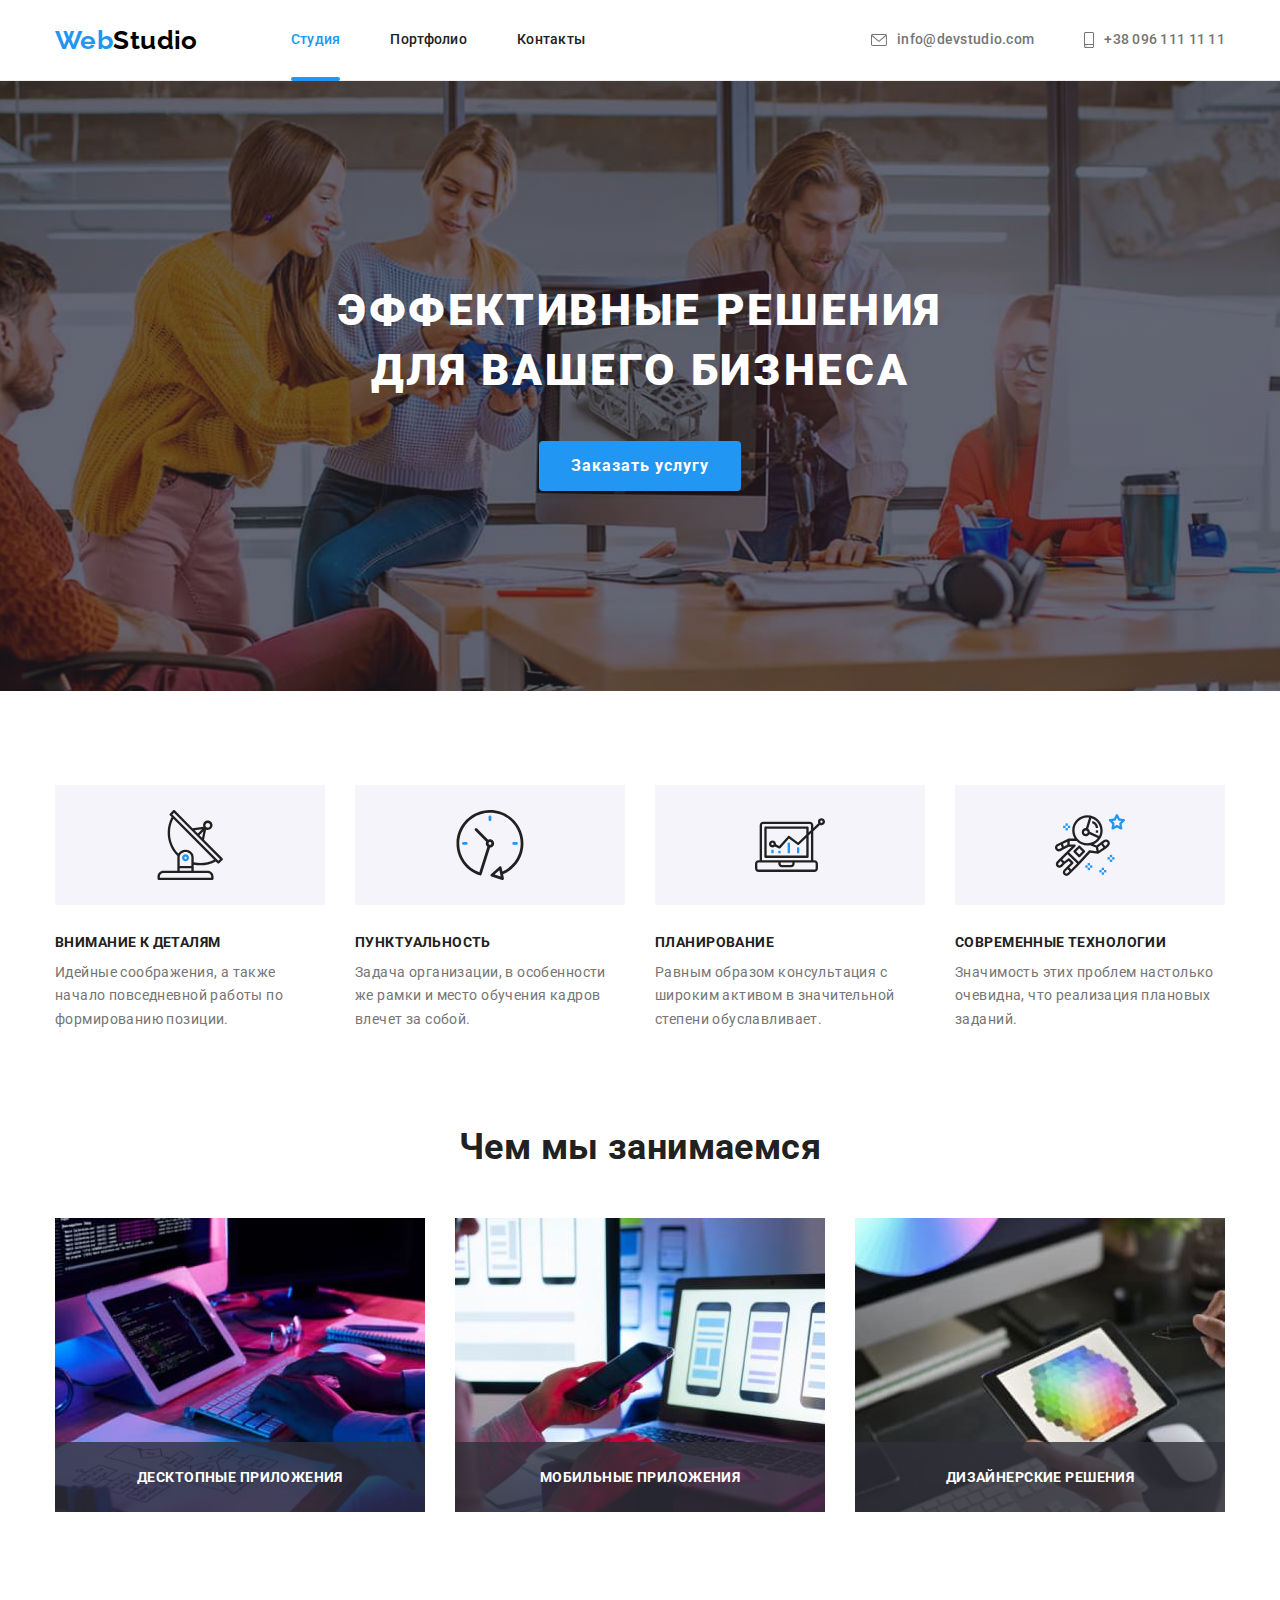
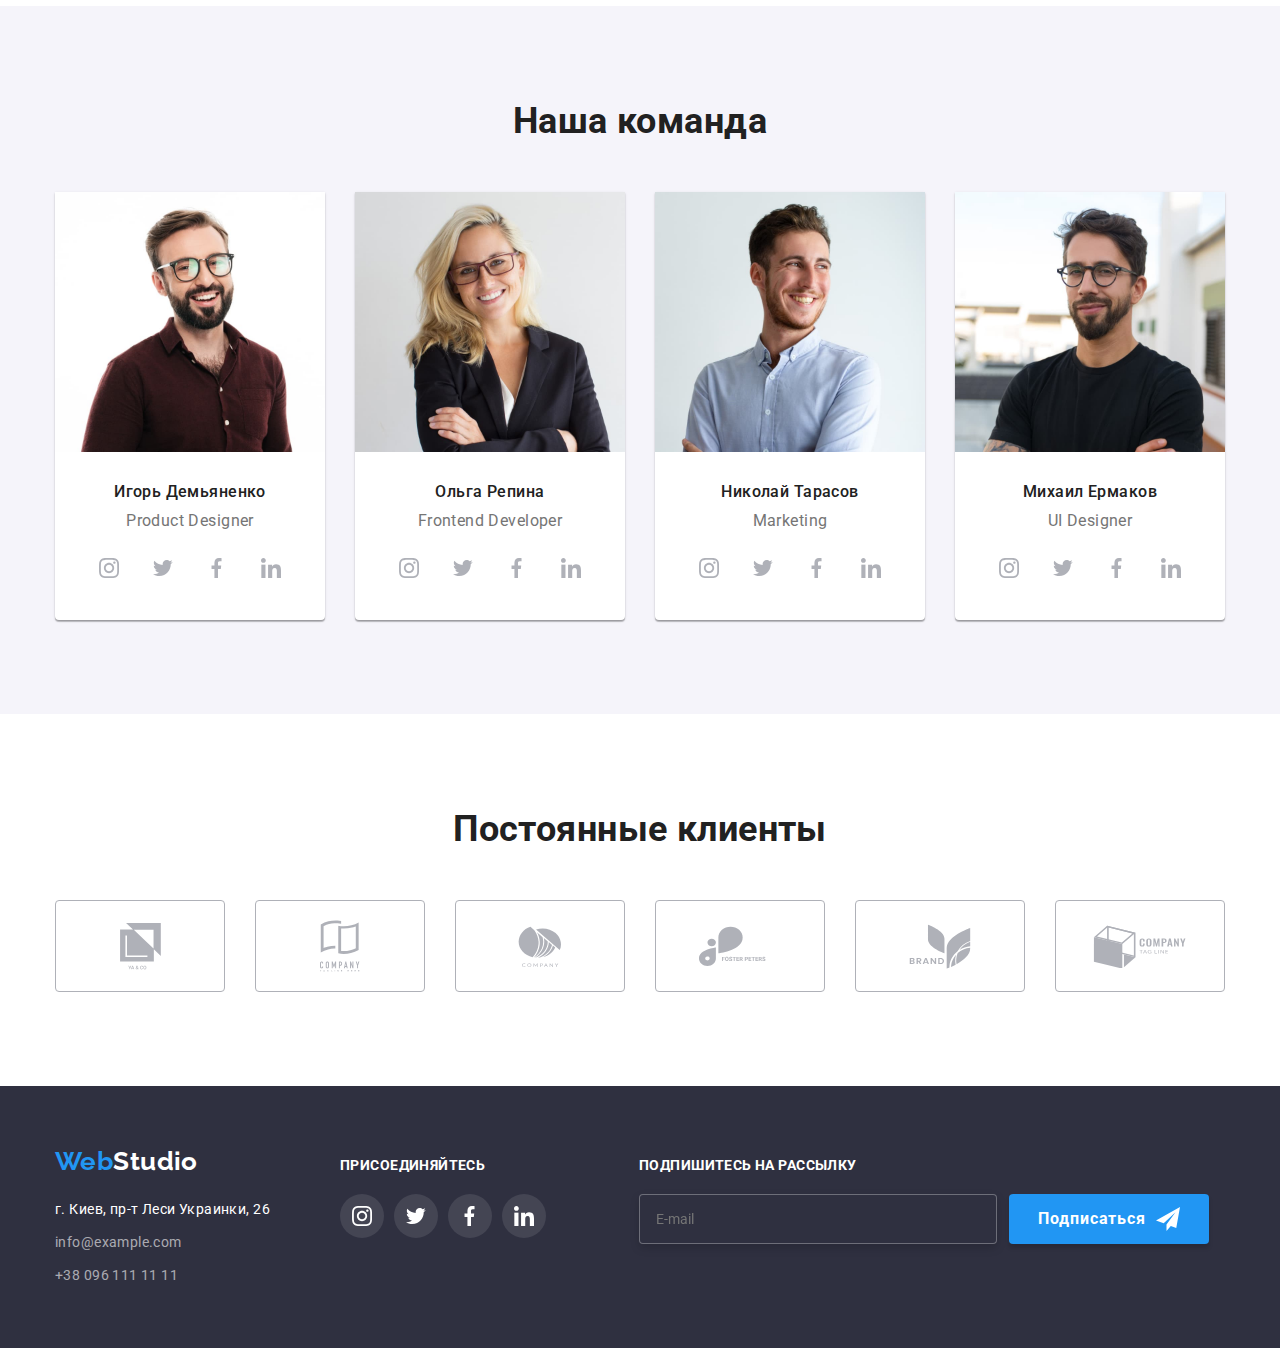
<file: index.html>
<!DOCTYPE html>
<html lang="ru">
  <head>
    <meta charset="UTF-8" />
    <meta http-equiv="X-UA-Compatible" content="IE=edge" />
    <meta name="viewport" content="width=device-width, initial-scale=1.0" />
    <title>WebStudio - главная</title>
    <link
      href="https://fonts.googleapis.com/css2?family=Raleway:wght@700&family=Roboto:wght@400;500;700;900&display=swap"
      rel="stylesheet"
    />
    <link
      rel="stylesheet"
      href="https://cdnjs.cloudflare.com/ajax/libs/modern-normalize/1.1.0/modern-normalize.min.css"
    />
    <link rel="stylesheet" href="./css/main.min.css">
  </head>

  <body>
    <!============== Header / Navigation ===============>
    <header class="header">
      <div class="container header__menu">
        <nav class="page-nav">
          <a href="./index.html" class=" logo logo__box">Web<span class="logo__header">Studio</span></a>
          <ul class="page-nav__list">
            <li class="page-nav__list_wrapper">
              <a href="./index.html" class="page-nav__link page-nav__link_active">Студия</a>
            </li>
            <li><a href="./portfolio.html" class="page-nav__link">Портфолио</a></li>
            <li><a href="#" class="page-nav__link">Контакты</a></li>
          </ul>
        </nav>
        <ul class="contact-header__list contact-header__flex">
          <li>
            <a href="mailto:info@devstudio.com" class="contact-header__link">
              <svg class="contact-header__icon_mail">
                <use href="./images/icon.svg#icon-mail"></use>
              </svg>
              info@devstudio.com</a
            >
          </li>
          <li>
            <a href="tel:+380961111111" class="contact-header__link">
              <svg class="contact-header__icon_phone">
                <use href="./images/icon.svg#icon-smartphone"></use>
              </svg>
              +38 096 111 11 11</a
            >
          </li>
        </ul>
      </div>
    </header>

    <main>
      <!============== Hero =============>
      <section class="hero overlay__hero">
        <div class="container">
          <h1 class="hero__title">Эффективные решения для вашего бизнеса</h1>
          <button type="button" class="hero__button" data-modal-open>Заказать услугу</button>
        </div>
      </section>
      <!========= Benefits =========>
      <section class="benefits">
        <div class="container">
          <h2 class="visually-hidden">Наши приимущества</h2>
          <ul class="benefits__list">
            <li>
              <div class="benefits__icon">
                <svg class="benefits__icon_antena">
                  <use href="./images/icon.svg#icon-antena"></use>
                </svg>
              </div>
              <h3 class="benefits__title">Внимание к деталям</h3>
              <p>
                Идейные соображения, а также начало повседневной работы по формированию позиции.
              </p>
            </li>
            <li>
              <div class="benefits__icon">
                <svg class="benefits__icon_clock"><use href="./images/icon.svg#icon-clock"></use></svg>
              </div>
              <h3 class="benefits__title ">Пунктуальность</h3>
              <p>
                Задача организации, в особенности же рамки и место обучения кадров влечет за собой.
              </p>
            </li>
            <li>
              <div class="benefits__icon">
                <svg class="benefits__icon_diagram"><use href="./images/icon.svg#icon-diagram"></use></svg>
              </div>
              <h3 class="benefits__title">Планирование</h3>
              <p>
                Равным образом консультация с широким активом в значительной степени обуславливает.
              </p>
            </li>
            <li>
              <div class="benefits__icon">
                <svg class="benefits__icon_astronaut"><use href="./images/icon.svg#icon-astronaut"></use></svg>
              </div>
              <h3 class="benefits__title">Современные технологии</h3>
              <p>Значимость этих проблем настолько очевидна, что реализация плановых заданий.</p>
            </li>
          </ul>
        </div>
      </section>
      <!========= About us =========>
      <section class="about">
        <div class="container">
          <h2 class="main-title">Чем мы занимаемся</h2>

          <ul class="about__list">
            <li class="about__wrapper">
              <img src="./images/img.jpg" alt="Набирает текст на клавиатуре" width="370" />
              <div class="about__position">
                <p class="about__text">Десктопные приложения</p>
              </div>
            </li>
            <li class="about__wrapper">
              <img src="./images/img1.jpg" alt="Держит телефон в руке" width="370" />
              <div class="about__position">
                <p class="about__text">Мобильные приложения</p>
              </div>
            </li>
            <li class="about__wrapper">
              <img src="./images/img2.jpg" alt="Держит планшет в руках" width="370" />
              <div class="about__position">
                <p class="about__text">Дизайнерские решения</p>
              </div>
            </li>
          </ul>
        </div>
      </section>
      <!=========== Team =============>
      <section class="team">
        <h2 class="main-title">Наша команда</h2>

        <div class="container">
          <ul class="team__box">
            <li class="team__list">
              <img src="./images/ihor.jpg" alt="Игорь Демьяненко" width="270" />
              <div class="team__card">
                <h3 class="team__title">Игорь Демьяненко</h3>
                <p class="team__text" lang="en">Product Designer</p>
                <ul class="social-box">
                  <li>
                    <a class="social-box__link" href="#">
                      <svg lang="en" aria-label="instagram icon" class="social-box__icon">
                        <use href="./images/icon.svg#icon-instagram"></use>
                      </svg>
                    </a>
                  </li>
                  <li>
                    <a class="social-box__link" href="">
                      <svg lang="en" aria-label="twiter icon" class="social-box__icon">
                        <use href="./images/icon.svg#icon-twiter"></use>
                      </svg>
                    </a>
                  </li>
                  <li>
                    <a class="social-box__link" href="">
                      <svg lang="en" aria-label="facebook icon" class="social-box__icon">
                        <use href="./images/icon.svg#icon-facebook"></use>
                      </svg>
                    </a>
                  </li>
                  <li>
                    <a class="social-box__link" href="">
                      <svg lang="en" aria-label="linkedin icon" class="social-box__icon">
                        <use href="./images/icon.svg#icon-linkedin"></use>
                      </svg>
                    </a>
                  </li>
                </ul>
              </div>
            </li>
            <li class="team__list">
              <img src="./images/olga.jpg" alt="Ольга Репина" width="270" />
              <div class="team__card">
                <h3 class="team__title">Ольга Репина</h3>
                <p class="team__text" lang="en">Frontend Developer</p>
                <ul class="social-box">
                  <li>
                    <a class="social-box__link" href="#">
                      <svg lang="en" aria-label="instagram icon" class="social-box__icon">
                        <use href="./images/icon.svg#icon-instagram"></use>
                      </svg>
                    </a>
                  </li>
                  <li>
                    <a class="social-box__link" href="">
                      <svg lang="en" aria-label="twiter icon" class="social-box__icon">
                        <use href="./images/icon.svg#icon-twiter"></use>
                      </svg>
                    </a>
                  </li>
                  <li>
                    <a class="social-box__link" href="">
                      <svg lang="en" aria-label="facebook icon" class="social-box__icon">
                        <use href="./images/icon.svg#icon-facebook"></use>
                      </svg>
                    </a>
                  </li>
                  <li>
                    <a class="social-box__link" href="">
                      <svg lang="en" aria-label="linkedin icon" class="social-box__icon">
                        <use href="./images/icon.svg#icon-linkedin"></use>
                      </svg>
                    </a>
                  </li>
                </ul>
              </div>
            </li>
            <li class="team__list">
              <img src="./images/nikola.jpg" alt="Николай Тарасов" width="270" />
              <div class="team__card">
                <h3 class="team__title">Николай Тарасов</h3>
                <p class="team__text" lang="en">Marketing</p>
                <ul class="social-box">
                  <li>
                    <a class="social-box__link" href="#">
                      <svg lang="en" aria-label="instagram icon" class="social-box__icon">
                        <use href="./images/icon.svg#icon-instagram"></use>
                      </svg>
                    </a>
                  </li>
                  <li>
                    <a class="social-box__link" href="">
                      <svg lang="en" aria-label="twiter icon" class="social-box__icon">
                        <use href="./images/icon.svg#icon-twiter"></use>
                      </svg>
                    </a>
                  </li>
                  <li>
                    <a class="social-box__link" href="">
                      <svg lang="en" aria-label="facebook icon" class="social-box__icon">
                        <use href="./images/icon.svg#icon-facebook"></use>
                      </svg>
                    </a>
                  </li>
                  <li>
                    <a class="social-box__link" href="">
                      <svg lang="en" aria-label="linkedin icon" class="social-box__icon">
                        <use href="./images/icon.svg#icon-linkedin"></use>
                      </svg>
                    </a>
                  </li>
                </ul>
              </div>
            </li>
            <li class="team__list">
              <img src="./images/mihail.jpg" alt="Михил Ермаков" width="270" />
              <div class="team__card">
                <h3 class="team__title">Михаил Ермаков</h3>
                <p class="team__text" lang="en">UI Designer</p>
                <ul class="social-box">
                  <li>
                    <a class="social-box__link" href="#">
                      <svg lang="en" aria-label="instagram icon" class="social-box__icon">
                        <use href="./images/icon.svg#icon-instagram"></use>
                      </svg>
                    </a>
                  </li>
                  <li>
                    <a class="social-box__link" href="">
                      <svg lang="en" aria-label="twiter icon" class="social-box__icon">
                        <use href="./images/icon.svg#icon-twiter"></use>
                      </svg>
                    </a>
                  </li>
                  <li>
                    <a class="social-box__link" href="">
                      <svg lang="en" aria-label="facebook icon" class="social-box__icon">
                        <use href="./images/icon.svg#icon-facebook"></use>
                      </svg>
                    </a>
                  </li>
                  <li>
                    <a class="social-box__link" href="">
                      <svg lang="en" aria-label="linkedin icon" class="social-box__icon">
                        <use href="./images/icon.svg#icon-linkedin"></use>
                      </svg>
                    </a>
                  </li>
                </ul>
              </div>
            </li>
          </ul>
        </div>
      </section>
      <!============ Clients ===========>
      <section class="clients">
        <h2 class="main-title">Постоянные клиенты</h2>
        <div class="container">
          <ul class="clients__list">
            <li>
              <a class="clients__link" href="#">
                <svg aria-label="логотип постоянного клиента" class="clients__icon client__icon_one">
                  <use href="./images/icon.svg#icon-client1"></use>
                </svg>
              </a>
            </li>
            <li>
              <a class="clients__link" href="#">
                <svg aria-label="логотип постоянного клиента" class="clients__icon client__icon_two">
                  <use href="./images/icon.svg#icon-client2"></use>
                </svg>
              </a>
            </li>
            <li>
              <a class="clients__link" href="#">
                <svg
                  aria-label="логотип постоянного клиента"
                  class="clients__icon client__icon_three"
                >
                  <use href="./images/icon.svg#icon-client3"></use>
                </svg>
              </a>
            </li>
            <li>
              <a class="clients__link" href="#">
                <svg aria-label="логотип постоянного клиента" class="clients__icon client__icon_four">
                  <use href="./images/icon.svg#icon-client4"></use>
                </svg>
              </a>
            </li>
            <li>
              <a class="clients__link" href="#">
                <svg aria-label="логотип постоянного клиента" class="clients__icon client__icon_five">
                  <use href="./images/icon.svg#icon-client5"></use>
                </svg>
              </a>
            </li>
            <li>
              <a class="clients__link" href="#">
                <svg aria-label="логотип постоянного клиента" class="clients__icon client__icon_sex">
                  <use href="./images/icon.svg#icon-client6"></use>
                </svg>
              </a>
            </li>
          </ul>
        </div>
      </section>
    </main>
    <!============= Footer ============>
    <footer class="footer">
      <div class="container">
        <div class="footer-address">
          <a href="./index.html" class="logo">Web<span class="logo__footer">Studio</span></a>
          <address class="address">
            <ul class="address__list">
              <li class="address__item">
                <a
                  class="address__link address__link_maps"
                  href="https://goo.gl/maps/nKGTYEwU94ANi7mf6"
                  target="_blank"
                  rel="noopener noreferrer nofollow"
                  >г. Киев, пр-т Леси Украинки, 26</a
                >
              </li>
              <li class="address__item">
                <a href="mailto:info@example.com" class="address__link">info@example.com</a>
              </li>
              <li class="address__item">
                <a href="tel:+380961111111" class="address__link">+38 096 111 11 11</a>
              </li>
            </ul>
          </address>
        </div>
        <div class="footer-social">
          <p class="footer-social__title">присоединяйтесь</p>
          <ul class="social-box">
            <li>
              <a class="social-box__link social-box__link_footer" href="#">
                <svg lang="en" aria-label="instagram icon" class="social-box__icon">
                  <use href="./images/icon.svg#icon-instagram"></use>
                </svg>
              </a>
            </li>
            <li>
              <a class="social-box__link social-box__link_footer" href="">
                <svg lang="en" aria-label="twiter icon" class="social-box__icon">
                  <use href="./images/icon.svg#icon-twiter"></use>
                </svg>
              </a>
            </li>
            <li>
              <a class="social-box__link social-box__link_footer" href="">
                <svg lang="en" aria-label="facebook icon" class="social-box__icon">
                  <use href="./images/icon.svg#icon-facebook"></use>
                </svg>
              </a>
            </li>
            <li>
              <a class="social-box__link social-box__link_footer" href="">
                <svg lang="en" aria-label="linkedin icon" class="social-box__icon">
                  <use href="./images/icon.svg#icon-linkedin"></use>
                </svg>
              </a>
            </li>
          </ul>
        </div>
        <div class="subscribe">
          <p class="subscribe__title">Подпишитесь на рассылку</p>
          <form class="subscribe__form">
            <label  class="subscribe__label">
              <input
                class="subscribe__input"
                type="email"
                name="email"
                placeholder="E-mail"
                required
                autocomplete="off"
              />
            </label>
            <button class="subscribe__btn" type="submit">
              Подписаться<svg class="subscribe__btn_icon">
                <use href="./images/icon.svg#icon-send"></use>
              </svg>
            </button>
          </form>
        </div>
      </div>
    </footer>
    <!=============================== Modal ===========================>
    <div class="backdrop is-hidden" data-modal>
      <div class="modal">
        <button type="button" class="modal__btn_close" data-modal-close>
          <svg class="modal__icon">
            <use href="./images/icon.svg#icon-close"></use>
          </svg>
        </button>
        <p class="modal__title">Оставьте свои данные, мы вам перезвоним</p>
        <form class="form">
          <label class="form__label">
            <span class="form__name">Имя</span>
            <span class="form__wrapper">
              <input
                class="form__input"
                type="text"
                name="user-name"
                required
                pattern="[a-zA-Zа-яА-Я]+"
                minlength="2"
                autocomplete="off"
              />
              <svg class="form__icon">
                <use href="./images/icon.svg#icon-person-form"></use>
              </svg>
            </span>
          </label>
          <label class="form__label">
            <span class="form__name">Телефон</span>
            <span class="form__wrapper">
              <input
                class="form__input"
                type="tel"
                name="user-phone"
                required
                pattern="[0-9]{3}-[0-9]{3}-[0-9]{2}-[0-9]{2}"
                title="xxx-xxx-xx-xx"
                minlength="10"
                autocomplete="off"
              />
              <svg class="form__icon">
                <use href="./images/icon.svg#icon-phone-form"></use>
              </svg>
            </span>
          </label>
          <label class="form__label">
            <span class="form__name">Почта</span>
            <span class="form__wrapper">
              <input class="form__input" type="email" name="user-email" required  />
              <svg class="form__icon">
                <use href="./images/icon.svg#icon-email-form"></use>
              </svg>
            </span>
          </label>
          <label class="form__label form__label_textarea">
            <span class="form__name">Комментарий</span>
            <textarea class="form__input form__input_checkbox" name="user-message" placeholder="Введите текст"></textarea>
          </label>
          <label class="form__label form__label_checkbox">
            <input class="form__input_appearance" type="checkbox" />
            <svg class="form__icon_checkbox" >
              <use class="form__checkbox_check" href="./images/icon.svg#icon-check"  ></use>
            </svg>
            Соглашаюсь с рассылкой и принимаю&nbsp;<a class="form__link" href="">Условия договора</a>
          </label>
          <button class="form-btn-submit" type="submit">Отправить</button>
        </form>
      </div>
    </div>
    <script src="./js/modal.js"></script>
  </body>
</html>
</file>
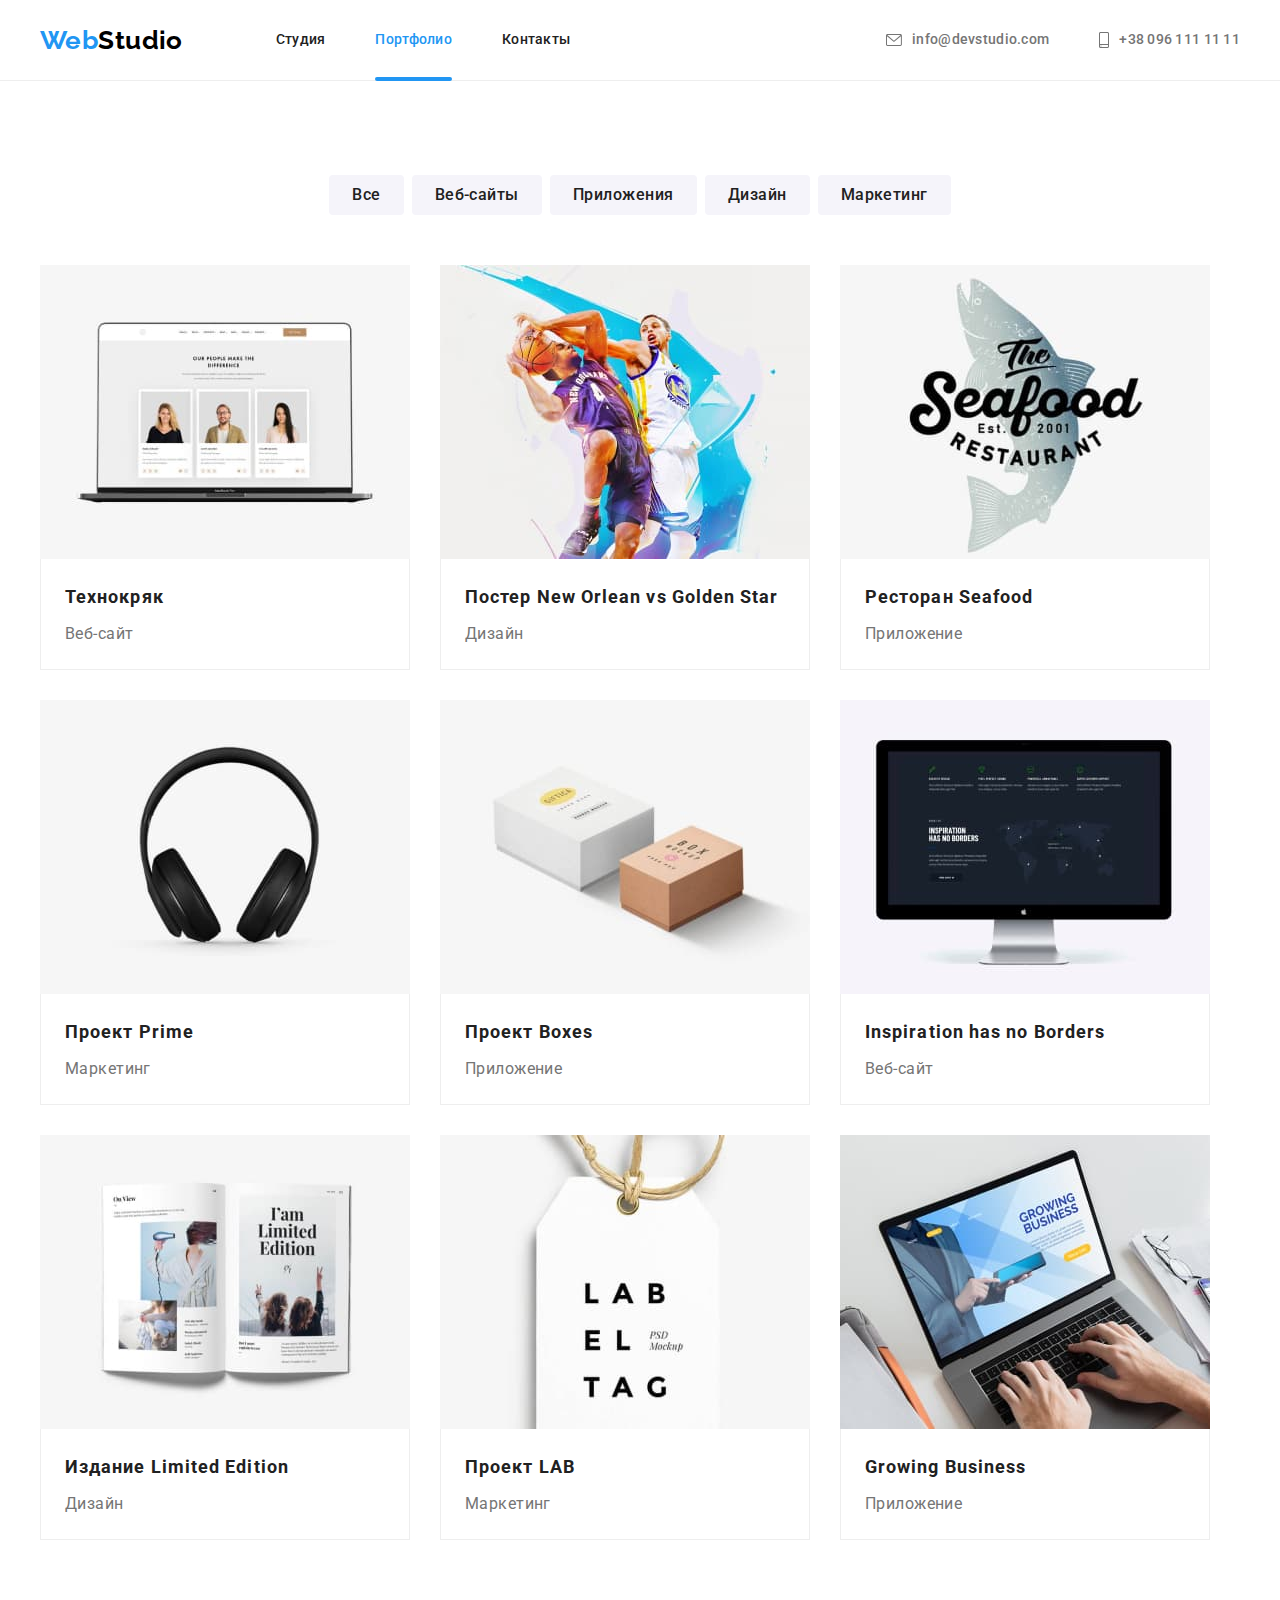
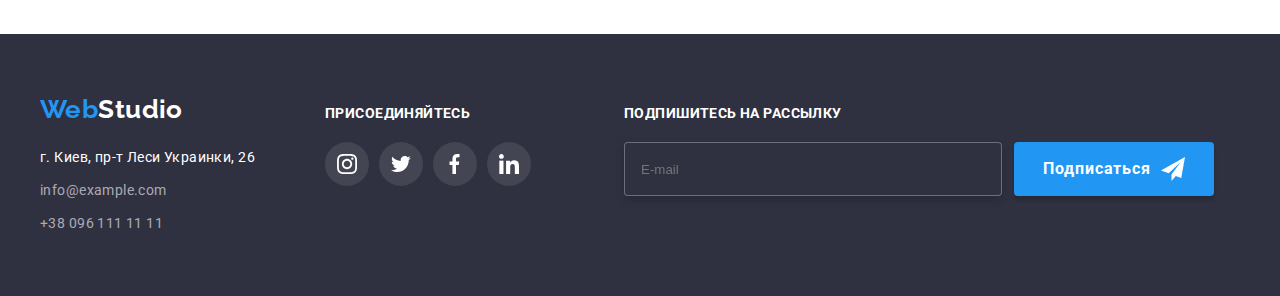
<file: portfolio.html>
<!DOCTYPE html>
<html lang="ru">
  <head>
    <meta charset="UTF-8" />
    <meta http-equiv="X-UA-Compatible" content="IE=edge" />
    <meta name="viewport" content="width=device-width, initial-scale=1.0" />
    <title>WebStudio - портфолио</title>
    <link
      href="https://fonts.googleapis.com/css2?family=Raleway:wght@700&family=Roboto:wght@400;500;700;900&display=swap"
      rel="stylesheet"
    />
    <link rel="stylesheet" href="./css/main.min.css" />
  </head>

  <body>
    <!============ Navigation =============>
    <header class="header">
      <div class="container header__menu">
        <nav class="page-nav">
          <a href="./index.html" class=" logo logo__box">Web<span class="logo__header">Studio</span></a>
          <ul class="page-nav__list">
            <li class="page-nav__list_wrapper">
              <a href="./index.html" class="page-nav__link">Студия</a>
            </li>
            <li><a href="./portfolio.html" class="page-nav__link page-nav__link_active">Портфолио</a></li>
            <li><a href="#" class="page-nav__link">Контакты</a></li>
          </ul>
        </nav>
        <ul class="contact-header__list contact-header__flex">
          <li>
            <a href="mailto:info@devstudio.com" class="contact-header__link">
              <svg class="contact-header__icon_mail">
                <use href="./images/icon.svg#icon-mail"></use>
              </svg>
              info@devstudio.com</a
            >
          </li>
          <li>
            <a href="tel:+380961111111" class="contact-header__link">
              <svg class="contact-header__icon_phone">
                <use href="./images/icon.svg#icon-smartphone"></use>
              </svg>
              +38 096 111 11 11</a
            >
          </li>
        </ul>
      </div>
    </header>

    <main>
      <!========= Filter ==========>
      <section class="portfolio">
        <h1 class="visually-hidden">Наш портфолио</h1>
        <div class="container">
          <ul class="filter">
            <li><button class="filter__button" type="button">Все</button></li>
            <li><button class="filter__button" type="button">Веб-сайты</button></li>
            <li><button class="filter__button" type="button">Приложения</button></li>
            <li><button class="filter__button" type="button">Дизайн</button></li>
            <li><button class="filter__button" type="button">Маркетинг</button></li>
          </ul>
          <div class="card-box">
            <ul class="card-box__list">
              <li>
                <a class="card-box__link" href=""
                  ><div class="card-box__img_wrapper">
                    <img
                      src="./images/portfolio1.jpg"
                      alt="Демонстрация веб-сайта на ноутбуке"
                      width="370"
                    />
                    <div class="card-box__overlay">
                      <p class="card-box__overlay_text">
                        Ресурс предлагает комплексные предложения с разным уровнем функционала и
                        сервисов. Все это позволит посетителю получить исчерпывающие сведения о
                        компании или частном лице.
                      </p>
                    </div>
                  </div>
                  <div class="card-name">
                    <h2 class="card-name__title">Технокряк</h2>
                    <p class="card-name__text">Веб-сайт</p>
                  </div>
                </a>
              </li>
              <li>
                <a class="card-box__link" href=""
                  ><div class="card-box__img_wrapper">
                    <img
                      src="./images/portfolio2.jpg"
                      alt="Постер на котором изображены два баскетболиста"
                      width="370"
                    />
                    <div class="card-box__overlay">
                      <p class="card-box__overlay_text">
                        Ресурс предлагает комплексные предложения с разным уровнем функционала и
                        сервисов. Все это позволит посетителю получить исчерпывающие сведения о
                        компании или частном лице.
                      </p>
                    </div>
                  </div>
                  <div class="card-name">
                    <h2 class="card-name__title">Постер New Orlean vs Golden Star</h2>
                    <p class="card-name__text">Дизайн</p>
                  </div>
                </a>
              </li>
              <li>
                <a class="card-box__link" href=""
                  ><div class="card-box__img_wrapper">
                    <img src="./images/portfolio3.jpg" alt="Логотип ресторана" width="370" />
                    <div class="card-box__overlay">
                      <p class="card-box__overlay_text">
                        Ресурс предлагает комплексные предложения с разным уровнем функционала и
                        сервисов. Все это позволит посетителю получить исчерпывающие сведения о
                        компании или частном лице.
                      </p>
                    </div>
                  </div>
                  <div class="card-name">
                    <h2 lang="en" class="card-name__title">Ресторан Seafood</h2>
                    <p class="card-name__text">Приложение</p>
                  </div>
                </a>
              </li>
              <li>
                <a class="card-box__link" href=""
                  ><div class="card-box__img_wrapper">
                    <img src="./images/portfolio4.jpg" alt="Наушники" width="370" />
                    <div class="card-box__overlay">
                      <p class="card-box__overlay_text">
                        Ресурс предлагает комплексные предложения с разным уровнем функционала и
                        сервисов. Все это позволит посетителю получить исчерпывающие сведения о
                        компании или частном лице.
                      </p>
                    </div>
                  </div>
                  <div class="card-name">
                    <h2 lang="en" class="card-name__title">Проект Prime</h2>
                    <p class="card-name__text">Маркетинг</p>
                  </div>
                </a>
              </li>
              <li>
                <a class="card-box__link" href=""
                  ><div class="card-box__img_wrapper">
                    <img src="./images/portfolio5.jpg" alt="Две коробки на столе" width="370" />
                    <div class="card-box__overlay">
                      <p class="card-box__overlay_text">
                        Ресурс предлагает комплексные предложения с разным уровнем функционала и
                        сервисов. Все это позволит посетителю получить исчерпывающие сведения о
                        компании или частном лице.
                      </p>
                    </div>
                  </div>
                  <div class="card-name">
                    <h2 lang="en" class="card-name__title">Проект Boxes</h2>
                    <p class="card-name__text">Приложение</p>
                  </div>
                </a>
              </li>
              <li>
                <a class="card-box__link" href=""
                  ><div class="card-box__img_wrapper">
                    <img
                      src="./images/portfolio6.jpg"
                      alt="Демонстрация веб-сайта на мониторе"
                      width="370"
                    />
                    <div class="card-box__overlay">
                      <p class="card-box__overlay_text">
                        Ресурс предлагает комплексные предложения с разным уровнем функционала и
                        сервисов. Все это позволит посетителю получить исчерпывающие сведения о
                        компании или частном лице.
                      </p>
                    </div>
                  </div>
                  <div class="card-name">
                    <h2 lang="en" class="card-name__title">Inspiration has no Borders</h2>
                    <p class="card-name__text">Веб-сайт</p>
                  </div>
                </a>
              </li>
              <li>
                <a class="card-box__link" href=""
                  ><div class="card-box__img_wrapper">
                    <img
                      src="./images/portfolio7.jpg"
                      alt="Развернутая книга на столе"
                      width="370"
                    />
                    <div class="card-box__overlay">
                      <p class="card-box__overlay_text">
                        Ресурс предлагает комплексные предложения с разным уровнем функционала и
                        сервисов. Все это позволит посетителю получить исчерпывающие сведения о
                        компании или частном лице.
                      </p>
                    </div>
                  </div>
                  <div class="card-name">
                    <h2 lang="en" class="card-name__title">Издание Limited Edition</h2>
                    <p class="card-name__text">Дизайн</p>
                  </div>
                </a>
              </li>
              <li>
                <a class="card-box__link" href=""
                  ><div class="card-box__img_wrapper">
                    <img src="./images/portfolio8.jpg" alt="Бирка для одежды" width="370" />
                    <div class="card-box__overlay">
                      <p class="card-box__overlay_text">
                        Ресурс предлагает комплексные предложения с разным уровнем функционала и
                        сервисов. Все это позволит посетителю получить исчерпывающие сведения о
                        компании или частном лице.
                      </p>
                    </div>
                  </div>
                  <div class="card-name">
                    <h2 lang="en" class="card-name__title">Проект LAB</h2>
                    <p class="card-name__text">Маркетинг</p>
                  </div>
                </a>
              </li>
              <li>
                <a class="card-box__link" href=""
                  ><div class="card-box__img_wrapper">
                    <img
                      src="./images/portfolio9.jpg"
                      alt="парень набирает текст на ноутбуке"
                      width="370"
                    />
                    <div class="card-box__overlay">
                      <p class="card-box__overlay_text">
                        Ресурс предлагает комплексные предложения с разным уровнем функционала и
                        сервисов. Все это позволит посетителю получить исчерпывающие сведения о
                        компании или частном лице.
                      </p>
                    </div>
                  </div>
                  <div class="card-name">
                    <h2 lang="en" class="card-name__title">Growing Business</h2>
                    <p class="card-name__text">Приложение</p>
                  </div>
                </a>
              </li>
            </ul>
          </div>
        </div>
      </section>
    </main>

    <!=========== Footer =============>
    <footer class="footer">
      <div class="container">
        <div class="footer-address">
          <a href="./index.html" class="logo">Web<span class="logo__footer">Studio</span></a>
          <address class="address">
            <ul class="address__list">
              <li class="address__item">
                <a
                  class="address__link address__link_maps"
                  href="https://goo.gl/maps/nKGTYEwU94ANi7mf6"
                  target="_blank"
                  rel="noopener noreferrer nofollow"
                  >г. Киев, пр-т Леси Украинки, 26</a
                >
              </li>
              <li class="address__item">
                <a href="mailto:info@example.com" class="address__link">info@example.com</a>
              </li>
              <li class="address__item">
                <a href="tel:+380961111111" class="address__link">+38 096 111 11 11</a>
              </li>
            </ul>
          </address>
        </div>
        <div class="footer-social">
          <p class="footer-social__title">присоединяйтесь</p>
          <ul class="social-box">
            <li>
              <a class="social-box__link social-box__link_footer" href="#">
                <svg lang="en" aria-label="instagram icon" class="social-box__icon">
                  <use href="./images/icon.svg#icon-instagram"></use>
                </svg>
              </a>
            </li>
            <li>
              <a class="social-box__link social-box__link_footer" href="">
                <svg lang="en" aria-label="twiter icon" class="social-box__icon">
                  <use href="./images/icon.svg#icon-twiter"></use>
                </svg>
              </a>
            </li>
            <li>
              <a class="social-box__link social-box__link_footer" href="">
                <svg lang="en" aria-label="facebook icon" class="social-box__icon">
                  <use href="./images/icon.svg#icon-facebook"></use>
                </svg>
              </a>
            </li>
            <li>
              <a class="social-box__link social-box__link_footer" href="">
                <svg lang="en" aria-label="linkedin icon" class="social-box__icon">
                  <use href="./images/icon.svg#icon-linkedin"></use>
                </svg>
              </a>
            </li>
          </ul>
        </div>
        <div class="subscribe">
          <p class="subscribe__title">Подпишитесь на рассылку</p>
          <form class="subscribe__form">
            <label  class="subscribe__label">
              <input
                class="subscribe__input"
                type="email"
                name="email"
                placeholder="E-mail"
                required
                autocomplete="off"
              />
            </label>
            <button class="subscribe__btn" type="submit">
              Подписаться<svg class="subscribe__btn_icon">
                <use href="./images/icon.svg#icon-send"></use>
              </svg>
            </button>
          </form>
        </div>
      </div>
    </footer>
  </body>
</html>
</file>
<file: css/main.min.css>
:root{--main-color-text: #757575;--title-text-color: #212121;--hero-color: #ffffff;--logo-color: #2196f3;--head-logo-color: #000000;--footer-logo-color: #ffffff;--button-background: #2196f3;--hero-bg-color: #2f303a;--bg-header: #ffffff;--bg-footer-hero: #2f3040;--bg-section: #f5f4fa;--bg-section-light: #e5e5e5;--nav-hover-color: #2196f3;--address-color: rgba(255, 255, 255, 0.6);--hover-button: #188ce8;--color-border: #eeeeee;--bg-portfolio: #ffffff;--bg-icon: #f5f4fa;--icon-color: #afb1b8;--animation-time: 250ms;--cubic: cubic-bezier(0.4, 0, 0.2, 1);--animation-time-modal: 450ms}.visually-hidden{position:absolute;white-space:nowrap;width:1px;height:1px;overflow:hidden;border:0;padding:0;clip:rect(0 0 0 0);clip-path:inset(50%);margin:-1px}h1,h2,h3,h4,p{margin:0}img{display:block}body{margin:0;border:0;font-family:"Roboto",sans-serif;font-size:14px;line-height:1.7;letter-spacing:.03em;color:var(--main-color-text);background-color:var(--bg-header)}a{text-decoration:none}ul{list-style:none;margin:0;padding:0}.container{width:1200px;margin-left:auto;margin-right:auto;padding-left:15px;padding-right:15px}button{display:inline-block;border:1px solid rgba(0,0,0,0);border-radius:4px;font-family:inherit;font-size:16px;align-items:center;text-align:center;cursor:pointer}.hero__button{padding:10px 32px;min-width:200px;font-weight:700;line-height:1.88;letter-spacing:.06em;background-color:var(--button-background);color:var(--hero-color);box-shadow:0px 4px 4px rgba(0,0,0,.15);border:0ch;transition:background-color var(--animation-time) var(--cubic)}.hero__button:hover,.hero__button:focus{background-color:var(--hover-button)}.title,.section-title{color:var(--title-text-color)}.main-title{margin-bottom:50px;font-size:36px;line-height:1.17;text-align:center;color:var(--title-text-color)}.logo{font-family:"Raleway",sans-serif;font-style:normal;font-weight:700;font-size:26px;line-height:1.19;text-decoration:none;color:var(--logo-color)}.social-box{display:flex;column-gap:10px;justify-content:center}.social-box__link{display:flex;width:44px;height:44px;border-radius:50%;align-items:center;justify-content:center;fill:var(--icon-color);background-color:var(--bg-header);transition:color var(--animation-time) var(--cubic),background-color var(--animation-time) var(--cubic)}.social-box__link:hover,.social-box__link:focus{background-color:var(--nav-hover-color)}.social-box__icon{width:20px;height:20px}.social-box__link:hover .social-box__icon,.social-box__link:focus .social-box__icon{fill:var(--hero-color)}.social-box__link_footer{background:rgba(255,255,255,.1);fill:var(--hero-color)}.subscribe__title{margin-bottom:20px;font-weight:700;font-size:14px;line-height:1.14;letter-spacing:.03em;text-transform:uppercase;color:var(--hero-color)}.subscribe__form{display:flex}.subscribe__label{margin-right:12px}.subscribe__input{display:block;width:358px;height:50px;background-color:var(--bg-footer-hero);border:1px solid rgba(255,255,255,.3);filter:drop-shadow(0px 4px 4px rgba(0, 0, 0, 0.15));color:rgba(255,255,255,.6);border-radius:4px;padding-left:16px}.subscribe__btn{display:flex;min-width:200px;align-items:center;justify-content:center;font-weight:700;line-height:1.88;letter-spacing:.06em;background-color:var(--button-background);color:var(--hero-color);box-shadow:0px 4px 4px rgba(0,0,0,.15);border:0ch;transition:background-color var(--animation-time) var(--cubic)}.subscribe__btn:hover,.subscribe__btn:focus{background-color:var(--hover-button)}.subscribe__btn_icon{width:24px;height:24px;margin-left:10px;fill:var(--hero-color)}header{border-bottom:1px solid var(--color-border)}.page-nav{display:flex;align-items:center}.logo__box{margin-right:93px}.logo__header{color:var(--head-logo-color)}.page-nav__list{display:flex;gap:50px}.contact-header__flex{display:flex;gap:50px;margin-left:auto;align-items:center}.header__menu{display:flex;align-items:center}.page-nav__link{display:inline-block;padding-top:32px;padding-bottom:32px;position:relative;font-weight:500;font-size:14px;line-height:1.14;letter-spacing:.02em;text-decoration:none;color:var(--title-text-color);transition:color var(--animation-time) var(--cubic)}.page-nav__link:hover,.page-nav__link:focus{color:var(--nav-hover-color)}.contact-header__link{display:flex;align-items:center;padding-top:32px;padding-bottom:32px;font-weight:500;font-size:14px;line-height:1.14;letter-spacing:.02em;text-decoration:none;color:var(--main-color-text);transition:color var(--animation-time) var(--cubic)}.contact-header__link:hover,.contact-header__link:focus{color:var(--nav-hover-color)}.contact-header__icon_mail{margin-right:10px;width:16px;height:12px;fill:var(--main-color-text);transition:fill var(--animation-time) var(--cubic)}.contact-header__link:focus .contact-header__icon_mail,.contact-header__link:hover .contact-header__icon_mail{fill:var(--nav-hover-color)}.contact-header__icon_phone{margin-right:10px;width:10px;height:16px;fill:var(--main-color-text);transition:fill var(--animation-time) var(--cubic)}.contact-header__link:focus .contact-header__icon_phone,.contact-header__link:hover .contact-header__icon_phone{fill:var(--nav-hover-color)}.page-nav__list_wrapper{position:relative}.page-nav__link_active{color:var(--nav-hover-color)}.page-nav__link_active::after{content:"";position:absolute;bottom:-1px;display:block;width:100%;height:4px;border-radius:2px;background:var(--nav-hover-color)}.hero{padding-top:200px;padding-bottom:200px;text-align:center}.hero__title{margin-left:auto;margin-right:auto;margin-bottom:40px;width:696px;border-top:200px;font-weight:900;font-size:44px;line-height:1.36;text-align:center;letter-spacing:.06em;text-transform:uppercase;color:var(--hero-color)}.overlay__hero{max-width:1600px;min-height:600px;margin-left:auto;margin-right:auto;background:#c4c4c4;background-image:linear-gradient(to left, rgba(47, 48, 58, 0.4), rgba(47, 48, 58, 0.4)),url(../images/bg-hero.jpg);background-position:center;background-size:cover}.benefits{padding-top:94px}.benefits__title{margin-bottom:10px;font-size:14px;line-height:1.14;text-transform:uppercase;color:var(--title-text-color)}.benefits__list{display:flex;gap:30px}.benefits__icon{display:flex;width:270px;height:120px;margin-bottom:30px;justify-content:center;align-items:center;background-color:var(--bg-icon)}.benefits__icon_antena,.benefits__icon_clock,.benefits__icon_diagram,.benefits__icon_astronaut{width:70px;height:70px}.about{padding-top:94px;padding-bottom:94px;text-align:center}.about__list{display:flex;gap:30px}.about__wrapper{position:relative}.about__position{position:absolute;bottom:0;width:100%;height:70px;display:flex;align-items:center;justify-content:center;background:rgba(47,48,58,.8)}.about__text{font-weight:700;font-size:14px;line-height:16px;text-align:center;letter-spacing:.03em;text-transform:uppercase;color:var(--hero-color)}.team{padding-top:94px;padding-bottom:94px;text-align:center;background-color:var(--bg-section)}.team__box{display:flex;gap:30px}.team__list{width:270px;border-radius:0px 0px 4px 4px;background-color:var(--bg-header);box-shadow:0px 1px 3px rgba(0,0,0,.12),0px 1px 1px rgba(0,0,0,.14),0px 2px 1px rgba(0,0,0,.2)}.team__card{padding:30px}.team__title{font-weight:500;font-size:16px;line-height:1.19;margin-bottom:10px;color:var(--title-text-color)}.team__text{font-size:16px;line-height:1.19;margin-bottom:16px}.clients{padding-top:94px;padding-bottom:94px}.clients__list{display:flex;gap:30px}.clients__link{display:flex;align-items:center;justify-content:center;border:1px solid #afb1b8;border-radius:4px;width:170px;height:92px;fill:var(--icon-color);transition:border-color var(--animation-time) var(--cubic)}.clients__link:hover,.clients__link:focus{border-color:var(--nav-hover-color)}.clients__icon{fill:var(--icon-color);transition:fill var(--animation-time) var(--cubic)}.clients__link:hover .clients__icon,.clients__link:focus .clients__icon{fill:var(--nav-hover-color)}.client__icon_one{width:41px;height:46.7px}.client__icon_two{width:40px;height:52px}.client__icon_three{width:43.46px;height:41.18px}.client__icon_four{width:84.44px;height:40.62px}.client__icon_five{width:62.54px;height:45.43px}.client__icon_sex{width:93.79px;height:43.93px}.footer{padding-top:60px;padding-bottom:60px;background-color:var(--bg-footer-hero)}.logo__footer{color:var(--footer-logo-color)}.footer-address{margin-right:70px}.address{padding-top:20px;font-style:normal;display:block;font-size:14px;line-height:1.71;text-decoration:none}.address__link{color:var(--address-color);transition:color var(--animation-time) var(--cubic)}.address__link:hover,.address__link:focus{color:var(--nav-hover-color)}.address__link_maps{color:var(--hero-color);transition:color var(--animation-time) var(--cubic)}.address__item:not(:last-child){margin-bottom:9px}.footer-social{margin-right:93px}.footer-social__title{margin-bottom:20px;font-weight:700;font-size:14px;line-height:1.14;letter-spacing:.03em;text-transform:uppercase;color:var(--hero-color)}.footer .container{display:flex;align-items:baseline}.backdrop{position:fixed;top:0;left:0;width:100%;height:100%;background-color:rgba(0,0,0,.2);transition:opacity var(--animation-time-modal) var(--cubic),visibility var(--animation-time-modal) var(--cubic),transform var(--animation-time-modal) var(--cubic)}.is-hidden{opacity:0;visibility:hidden;pointer-events:none}.modal{position:absolute;top:50%;left:50%;transform:translate(-50%, -50%);width:528px;height:581px;background-color:#fff;box-shadow:0px 1px 3px rgba(0,0,0,.12),0px 1px 1px rgba(0,0,0,.14),0px 2px 1px rgba(0,0,0,.2);border-radius:4px;transition:box-shadow var(--animation-time) var(--cubic);padding:40px}.modal__btn_close{position:absolute;top:8px;right:8px;display:flex;justify-content:center;align-items:center;width:30px;height:30px;border-radius:50%;background:rgba(0,0,0,0);border:1px solid rgba(0,0,0,.1)}.modal__btn_close:focus,.modal__btn_close:hover{fill:var(--logo-color)}.modal__icon{width:11px;height:11px;transition:fill var(--animation-time) var(--cubic)}.modal__title{margin-bottom:12px;font-weight:700;font-size:20px;line-height:1.15;text-align:center;letter-spacing:.03em;color:var(--title-text-color)}.form{display:flex;flex-direction:column}.form__label{margin-bottom:10px}.form__name{display:block;margin-bottom:4px;font-size:12px;line-height:1.17;letter-spacing:.01em}.form__wrapper{position:relative}.form__input{display:block;width:100%;height:40px;border:1px solid rgba(33,33,33,.2);border-radius:4px;padding-left:42px;transition:border-color var(--animation-time) var(--cubic)}.form__input::placeholder{font-size:12px;line-height:1.17;letter-spacing:.01em;color:rgba(117,117,117,.5)}.form__input:focus{border-color:var(--logo-color);outline:none}.form__icon{position:absolute;width:18px;height:18px;top:50%;left:12px;transform:translateY(-50%);fill:var(--title-text-color);transition:fill var(--animation-time) var(--cubic)}.form__input:focus+.form__icon{fill:var(--logo-color)}.form__label_textarea{margin-bottom:20px}.form__input_checkbox{height:120px;resize:none;padding:12px 16px}.form__label_checkbox{display:flex;align-items:center}.form__input_appearance{appearance:none}.form__icon_checkbox{display:flex;width:16px;height:15px;border-radius:2px;border:2px solid var(--title-text-color);cursor:pointer;transition:border-color var(--animation-time) var(--cubic),background-color var(--animation-time) var(--cubic);margin-right:7px}.form__input_appearance:checked+.form__icon_checkbox{background-color:var(--logo-color);border-color:var(--logo-color)}.form__checkbox_check{display:none;fill:var(--bg-header);transition:fill var(--animation-time) var(--cubic)}.form__input_appearance:checked+.form__icon_checkbox .form__checkbox_check{display:block}.form__link{text-decoration:underline;color:var(--logo-color);transition:color var(--animation-time) var(--cubic)}.form__link:hover,.form__link:focus{color:var(--hover-button)}.form-btn-submit{padding:10px 32px;min-width:200px;align-self:center;font-weight:700;line-height:1.88;letter-spacing:.06em;background-color:var(--button-background);color:var(--hero-color);box-shadow:0px 4px 4px rgba(0,0,0,.15);border:0ch;transition:background-color var(--animation-time) var(--cubic)}.form-btn-submit:focus,.form-btn-submit:hover{background-color:var(--hover-button)}.portfolio{padding-top:94px;padding-bottom:94px;background-color:var(--bg-portfolio)}.filter{display:flex;justify-content:center;margin-bottom:50px;gap:8px}.filter__button{padding:6px 22px;font-weight:500;line-height:1.62;letter-spacing:.03em;border-color:rgba(0,0,0,0);color:var(--title-text-color);background-color:var(--bg-section);transition:color var(--animation-time) var(--cubic),background-color var(--animation-time) var(--cubic),box-shadow var(--animation-time) var(--cubic)}.filter__button:hover,.filter__button:focus{background-color:var(--button-background);color:var(--hero-color);box-shadow:0px 3px 1px rgba(0,0,0,.1),0px 1px 2px rgba(0,0,0,.08),0px 2px 2px rgba(0,0,0,.12)}.card-box__list{display:flex;flex-wrap:wrap;gap:30px}.card-box__link{display:block;transition:box-shadow var(--animation-time) var(--cubic)}.card-box__link:hover,.card-box__link:focus{box-shadow:0px 1px 1px rgba(0,0,0,.12),0px 4px 4px rgba(0,0,0,.06),1px 4px 6px rgba(0,0,0,.16)}.card-box__img_wrapper{position:relative;overflow:hidden}.card-box__overlay{position:absolute;bottom:0;left:0;max-width:100%;max-height:100%;transform:translateY(101%);overflow:auto;transition:transform var(--animation-time) var(--cubic),box-shadow var(--animation-time) var(--cubic);display:block;padding:63px 24px;background:rgba(33,150,243,.9)}.card-box__link:hover .card-box__overlay,.card-box__link:focus .card-box__overlay{transform:translateY(0)}.card-box__overlay_text{font-size:18px;line-height:1.56;letter-spacing:.03em;color:var(--bg-header)}.card-name{padding:20px 24px;border-left:1px solid var(--color-border);border-right:1px solid var(--color-border);border-bottom:1px solid var(--color-border)}.card-name__title{margin-bottom:4px;font-size:18px;line-height:2;letter-spacing:.06em;color:var(--title-text-color)}.card-name__text{font-size:16px;line-height:1.88;color:var(--main-color-text)}/*# sourceMappingURL=main.min.css.map */
</file>
